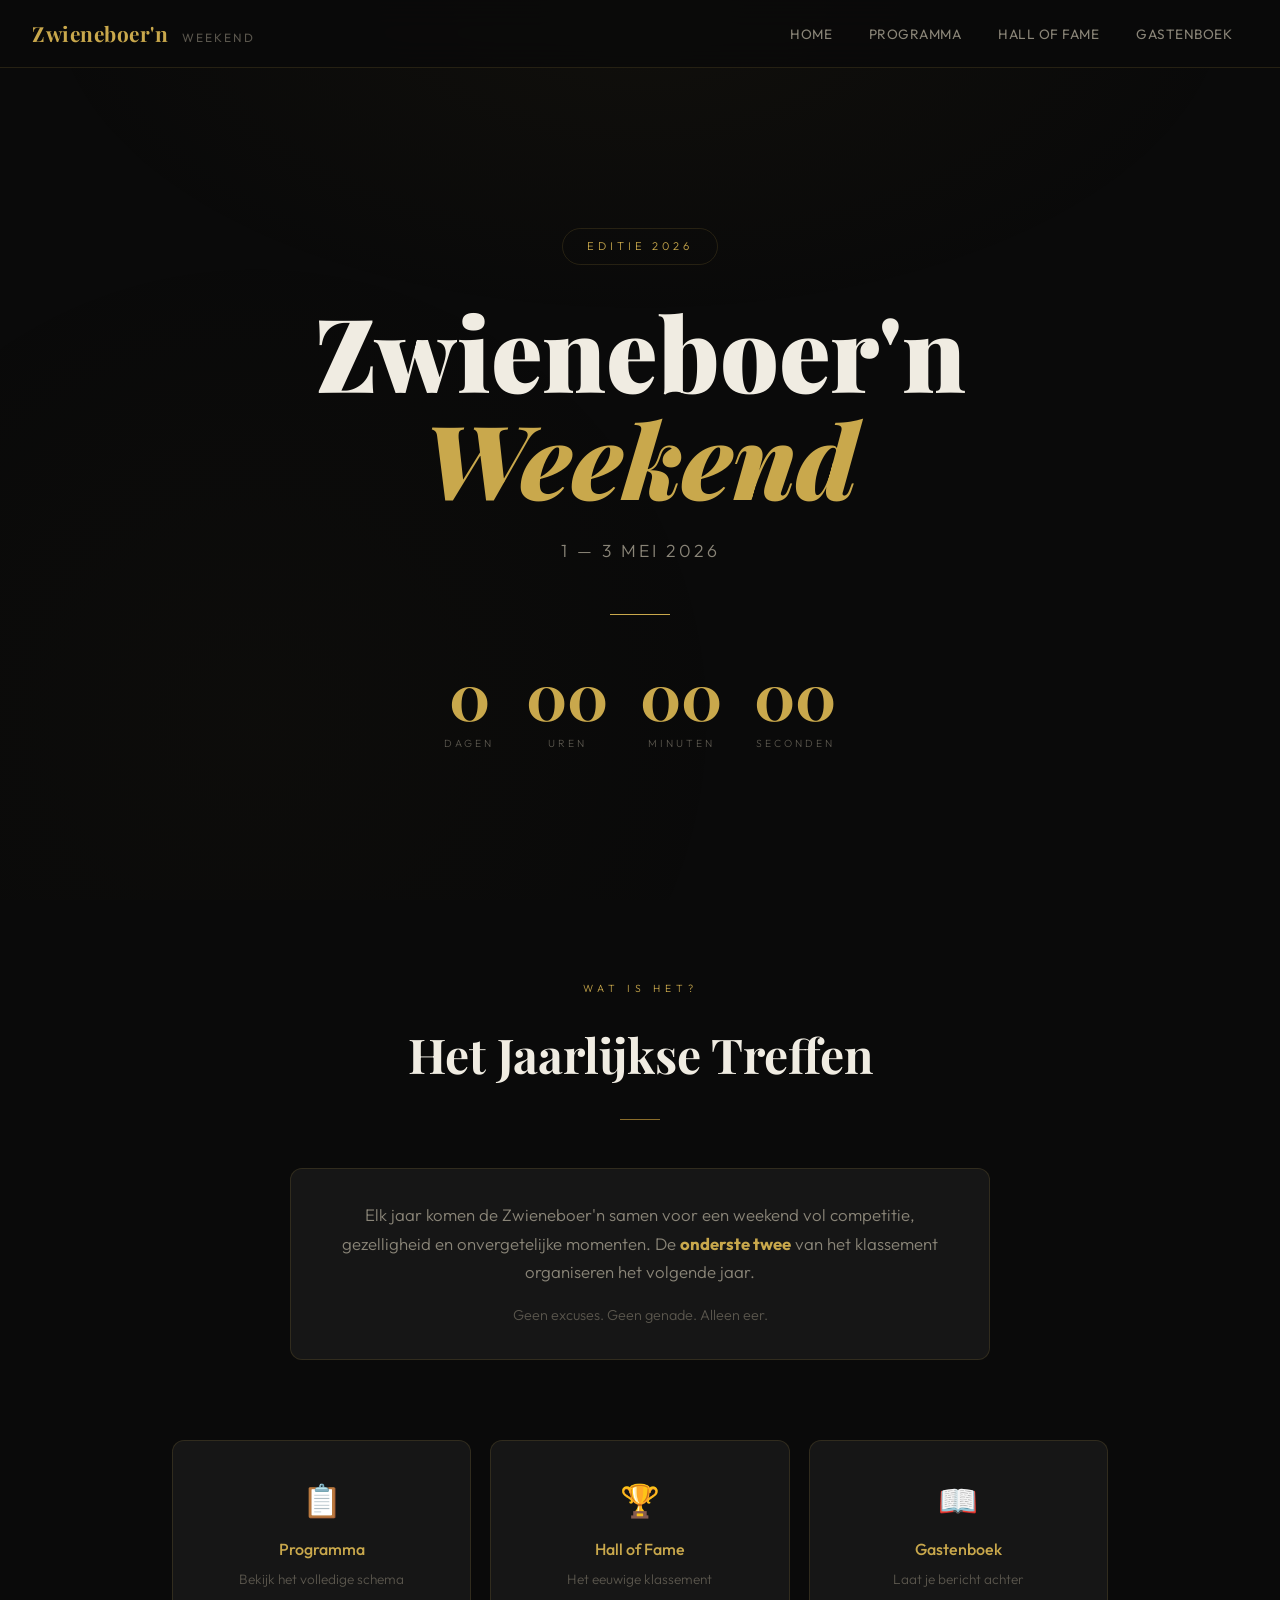
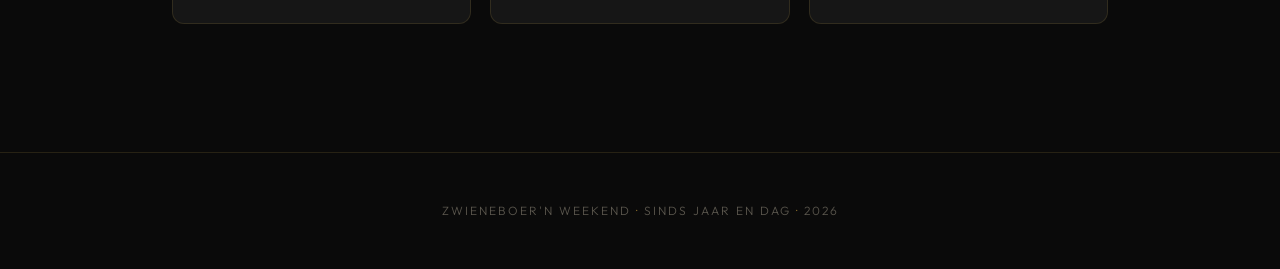
<file: index.html>
<!DOCTYPE html>
<html lang="nl">
<head>
  <meta charset="UTF-8">
  <meta name="viewport" content="width=device-width, initial-scale=1.0">
  <title>Zwieneboer'n Weekend 2026</title>
  <link rel="stylesheet" href="/css/style.css">
  <meta name="description" content="Zwieneboer'n Weekend – 1 t/m 3 mei 2026">
</head>
<body>

  <!-- ═══ NAVIGATION ═══ -->
  <nav class="nav">
    <a href="/" class="nav-logo">Zwieneboer'n <span>Weekend</span></a>
    <button class="nav-toggle" aria-label="Menu" aria-expanded="false">
      <span></span><span></span><span></span>
    </button>
    <ul class="nav-links">
      <li><a href="/">Home</a></li>
      <li><a href="/programma/">Programma</a></li>
      <li><a href="/halloffame/">Hall of Fame</a></li>
      <li><a href="/gastenboek/">Gastenboek</a></li>
    </ul>
  </nav>

  <!-- ═══ MAIN ═══ -->
  <main class="page">

    <!-- HERO -->
    <section class="hero">
      <div class="hero-badge">Editie 2026</div>
      <h1>Zwieneboer'n<br><em>Weekend</em></h1>
      <p class="hero-date">1 — 3 Mei 2026</p>
      <div class="hero-line"></div>

      <div class="countdown">
        <div class="countdown-item">
          <div class="countdown-num" id="cd-days">--</div>
          <div class="countdown-label">Dagen</div>
        </div>
        <div class="countdown-item">
          <div class="countdown-num" id="cd-hours">--</div>
          <div class="countdown-label">Uren</div>
        </div>
        <div class="countdown-item">
          <div class="countdown-num" id="cd-mins">--</div>
          <div class="countdown-label">Minuten</div>
        </div>
        <div class="countdown-item">
          <div class="countdown-num" id="cd-secs">--</div>
          <div class="countdown-label">Seconden</div>
        </div>
      </div>
    </section>

    <!-- INTRO -->
    <section class="section">
      <div class="section-header fade-in">
        <span class="section-label">Wat is het?</span>
        <h2 class="section-title">Het Jaarlijkse Treffen</h2>
        <div class="section-divider"></div>
      </div>

      <div class="card fade-in" style="text-align: center; max-width: 700px; margin: 0 auto;">
        <p style="font-size: 1.05rem; color: var(--text-secondary); margin-bottom: 1rem;">
          Elk jaar komen de Zwieneboer'n samen voor een weekend vol competitie, 
          gezelligheid en onvergetelijke momenten. De <strong style="color: var(--gold);">onderste twee</strong> 
          van het klassement organiseren het volgende jaar.
        </p>
        <p style="font-size: 0.9rem; color: var(--text-muted);">
          Geen excuses. Geen genade. Alleen eer.
        </p>
      </div>
    </section>

    <!-- QUICK LINKS -->
    <section class="section" style="padding-top: 0;">
      <div style="display: grid; grid-template-columns: repeat(auto-fit, minmax(250px, 1fr)); gap: 1.2rem;">
        <a href="/programma/" class="card fade-in" style="text-decoration: none; text-align: center;">
          <div style="font-size: 2rem; margin-bottom: 0.5rem;">📋</div>
          <div style="font-weight: 500; color: var(--gold); margin-bottom: 0.3rem;">Programma</div>
          <div style="font-size: 0.85rem; color: var(--text-muted);">Bekijk het volledige schema</div>
        </a>
        <a href="/halloffame/" class="card fade-in" style="text-decoration: none; text-align: center;">
          <div style="font-size: 2rem; margin-bottom: 0.5rem;">🏆</div>
          <div style="font-weight: 500; color: var(--gold); margin-bottom: 0.3rem;">Hall of Fame</div>
          <div style="font-size: 0.85rem; color: var(--text-muted);">Het eeuwige klassement</div>
        </a>
        <a href="/gastenboek/" class="card fade-in" style="text-decoration: none; text-align: center;">
          <div style="font-size: 2rem; margin-bottom: 0.5rem;">📖</div>
          <div style="font-weight: 500; color: var(--gold); margin-bottom: 0.3rem;">Gastenboek</div>
          <div style="font-size: 0.85rem; color: var(--text-muted);">Laat je bericht achter</div>
        </a>
      </div>
    </section>

  </main>

  <!-- ═══ FOOTER ═══ -->
  <footer class="footer">
    <p>Zwieneboer'n Weekend <span class="gold">·</span> Sinds jaar en dag <span class="gold">·</span> 2026</p>
  </footer>

  <script src="/js/main.js"></script>
</body>
</html>
</file>
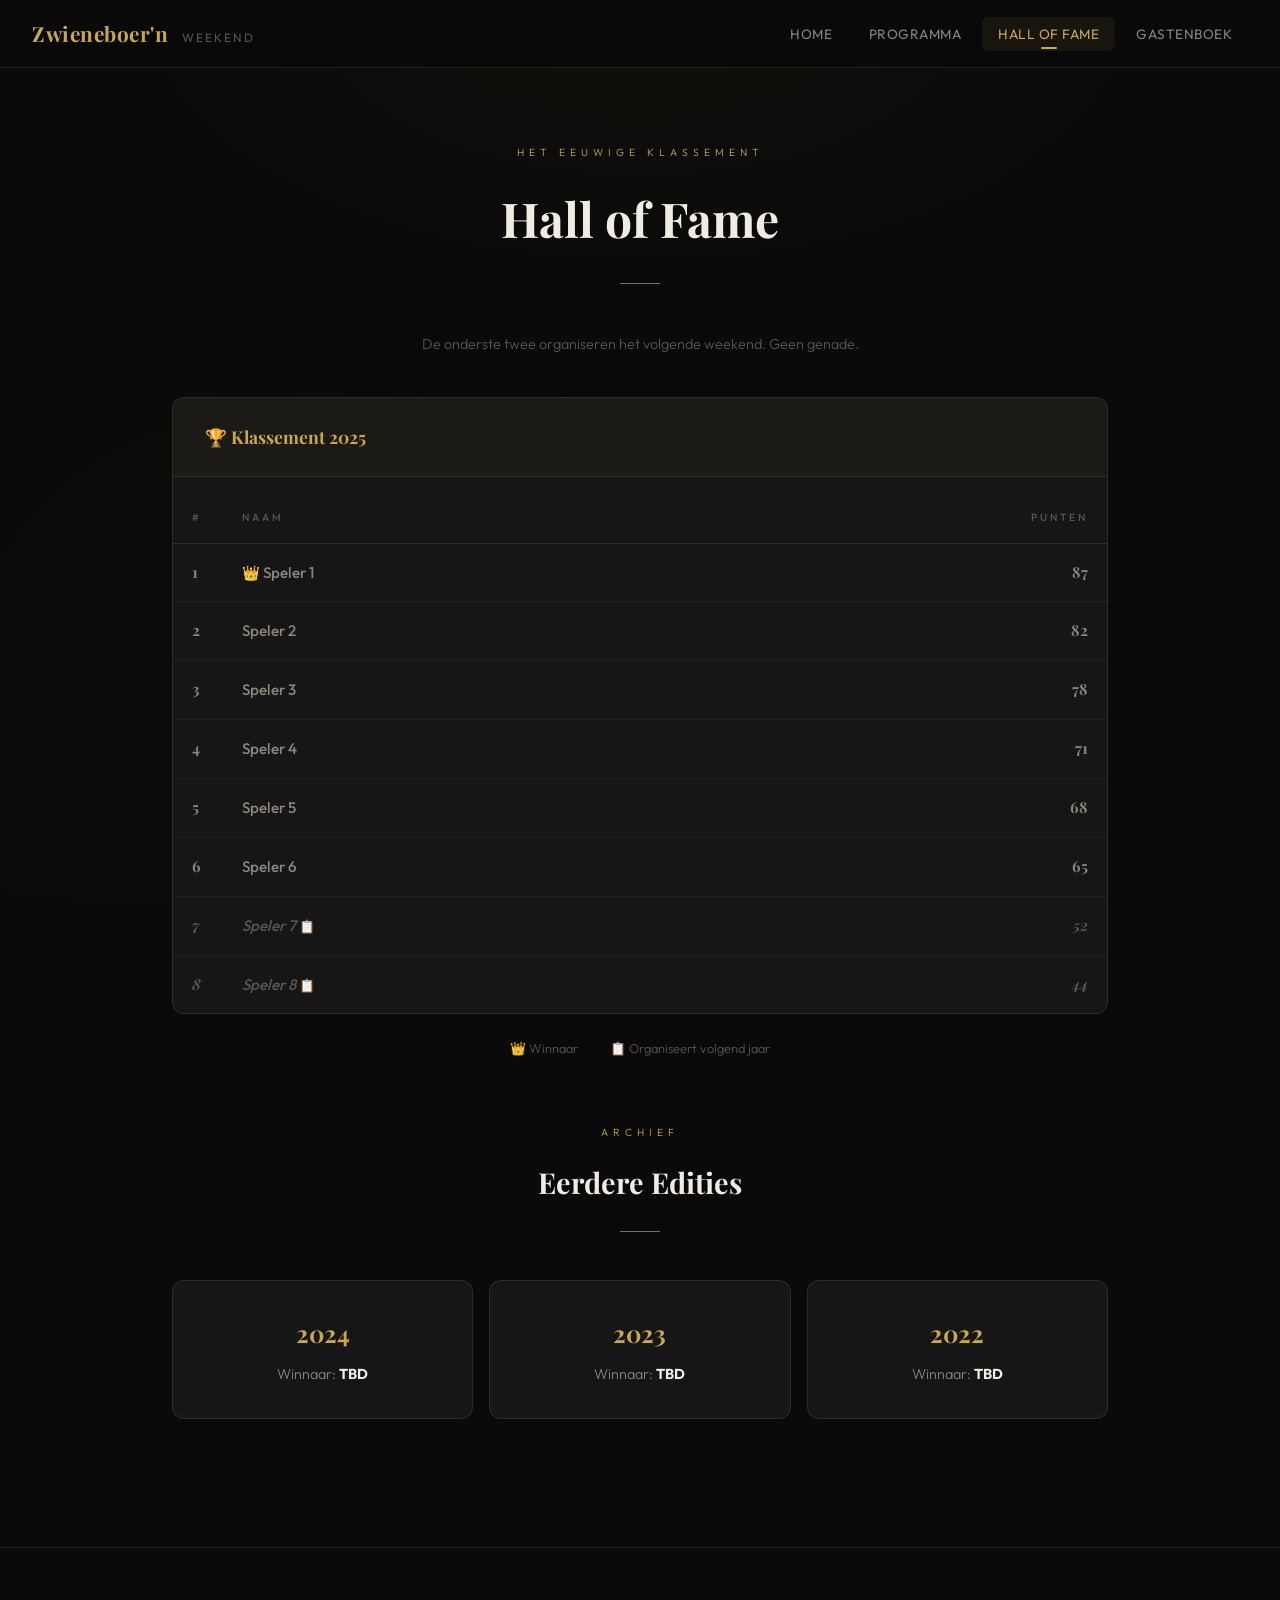
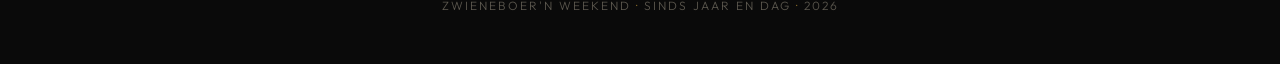
<file: halloffame/index.html>
<!DOCTYPE html>
<html lang="nl">
<head>
  <meta charset="UTF-8">
  <meta name="viewport" content="width=device-width, initial-scale=1.0">
  <title>Hall of Fame – Zwieneboer'n Weekend 2026</title>
  <link rel="stylesheet" href="/css/style.css">
</head>
<body>

  <!-- ═══ NAVIGATION ═══ -->
  <nav class="nav">
    <a href="/" class="nav-logo">Zwieneboer'n <span>Weekend</span></a>
    <button class="nav-toggle" aria-label="Menu" aria-expanded="false">
      <span></span><span></span><span></span>
    </button>
    <ul class="nav-links">
      <li><a href="/">Home</a></li>
      <li><a href="/programma/">Programma</a></li>
      <li><a href="/halloffame/">Hall of Fame</a></li>
      <li><a href="/gastenboek/">Gastenboek</a></li>
    </ul>
  </nav>

  <!-- ═══ MAIN ═══ -->
  <main class="page">
    <section class="section" style="padding-top: 4rem;">
      <div class="section-header">
        <span class="section-label">Het Eeuwige Klassement</span>
        <h2 class="section-title">Hall of Fame</h2>
        <div class="section-divider"></div>
      </div>

      <p style="text-align: center; color: var(--text-muted); font-size: 0.9rem; margin-bottom: 2.5rem;">
        De onderste twee organiseren het volgende weekend. Geen genade.
      </p>

      <!-- SCOREBOARD CARD -->
      <div class="card fade-in" style="padding: 0; overflow: hidden;">
        <div style="padding: 1.5rem 2rem; border-bottom: 1px solid var(--border); background: rgba(201,168,76,0.03);">
          <span style="font-family: 'Playfair Display', serif; font-size: 1.1rem; font-weight: 700; color: var(--gold);">
            🏆 Klassement 2025
          </span>
        </div>
        <table class="hof-table">
          <thead>
            <tr>
              <th>#</th>
              <th>Naam</th>
              <th>Punten</th>
            </tr>
          </thead>
          <tbody>
            <tr>
              <td class="hof-rank">1</td>
              <td class="hof-name hof-crown">Speler 1</td>
              <td class="hof-score">87</td>
            </tr>
            <tr>
              <td class="hof-rank">2</td>
              <td class="hof-name">Speler 2</td>
              <td class="hof-score">82</td>
            </tr>
            <tr>
              <td class="hof-rank">3</td>
              <td class="hof-name">Speler 3</td>
              <td class="hof-score">78</td>
            </tr>
            <tr>
              <td class="hof-rank">4</td>
              <td class="hof-name">Speler 4</td>
              <td class="hof-score">71</td>
            </tr>
            <tr>
              <td class="hof-rank">5</td>
              <td class="hof-name">Speler 5</td>
              <td class="hof-score">68</td>
            </tr>
            <tr>
              <td class="hof-rank">6</td>
              <td class="hof-name">Speler 6</td>
              <td class="hof-score">65</td>
            </tr>
            <!-- BOTTOM TWO: must organize next year -->
            <tr class="hof-bottom-two">
              <td class="hof-rank">7</td>
              <td class="hof-name">Speler 7</td>
              <td class="hof-score">52</td>
            </tr>
            <tr class="hof-bottom-two">
              <td class="hof-rank">8</td>
              <td class="hof-name">Speler 8</td>
              <td class="hof-score">44</td>
            </tr>
          </tbody>
        </table>
      </div>

      <!-- LEGEND -->
      <div style="display: flex; gap: 2rem; justify-content: center; margin-top: 1.5rem; flex-wrap: wrap;" class="fade-in">
        <div style="display: flex; align-items: center; gap: 0.5rem; font-size: 0.8rem; color: var(--text-muted);">
          👑 Winnaar
        </div>
        <div style="display: flex; align-items: center; gap: 0.5rem; font-size: 0.8rem; color: var(--text-muted);">
          📋 Organiseert volgend jaar
        </div>
      </div>

      <!-- PREVIOUS YEARS -->
      <div style="margin-top: 4rem;">
        <div class="section-header fade-in">
          <span class="section-label">Archief</span>
          <h2 class="section-title" style="font-size: 1.8rem;">Eerdere Edities</h2>
          <div class="section-divider"></div>
        </div>

        <div style="display: grid; grid-template-columns: repeat(auto-fit, minmax(200px, 1fr)); gap: 1rem; margin-top: 2rem;">
          <div class="card fade-in" style="text-align: center;">
            <div style="font-family: 'Playfair Display', serif; font-size: 1.5rem; font-weight: 700; color: var(--gold);">2024</div>
            <div style="color: var(--text-secondary); margin-top: 0.5rem; font-size: 0.9rem;">Winnaar: <strong style="color: var(--text-primary);">TBD</strong></div>
          </div>
          <div class="card fade-in" style="text-align: center;">
            <div style="font-family: 'Playfair Display', serif; font-size: 1.5rem; font-weight: 700; color: var(--gold);">2023</div>
            <div style="color: var(--text-secondary); margin-top: 0.5rem; font-size: 0.9rem;">Winnaar: <strong style="color: var(--text-primary);">TBD</strong></div>
          </div>
          <div class="card fade-in" style="text-align: center;">
            <div style="font-family: 'Playfair Display', serif; font-size: 1.5rem; font-weight: 700; color: var(--gold);">2022</div>
            <div style="color: var(--text-secondary); margin-top: 0.5rem; font-size: 0.9rem;">Winnaar: <strong style="color: var(--text-primary);">TBD</strong></div>
          </div>
        </div>
      </div>

    </section>
  </main>

  <footer class="footer">
    <p>Zwieneboer'n Weekend <span class="gold">·</span> Sinds jaar en dag <span class="gold">·</span> 2026</p>
  </footer>

  <script src="/js/main.js"></script>
</body>
</html>
</file>
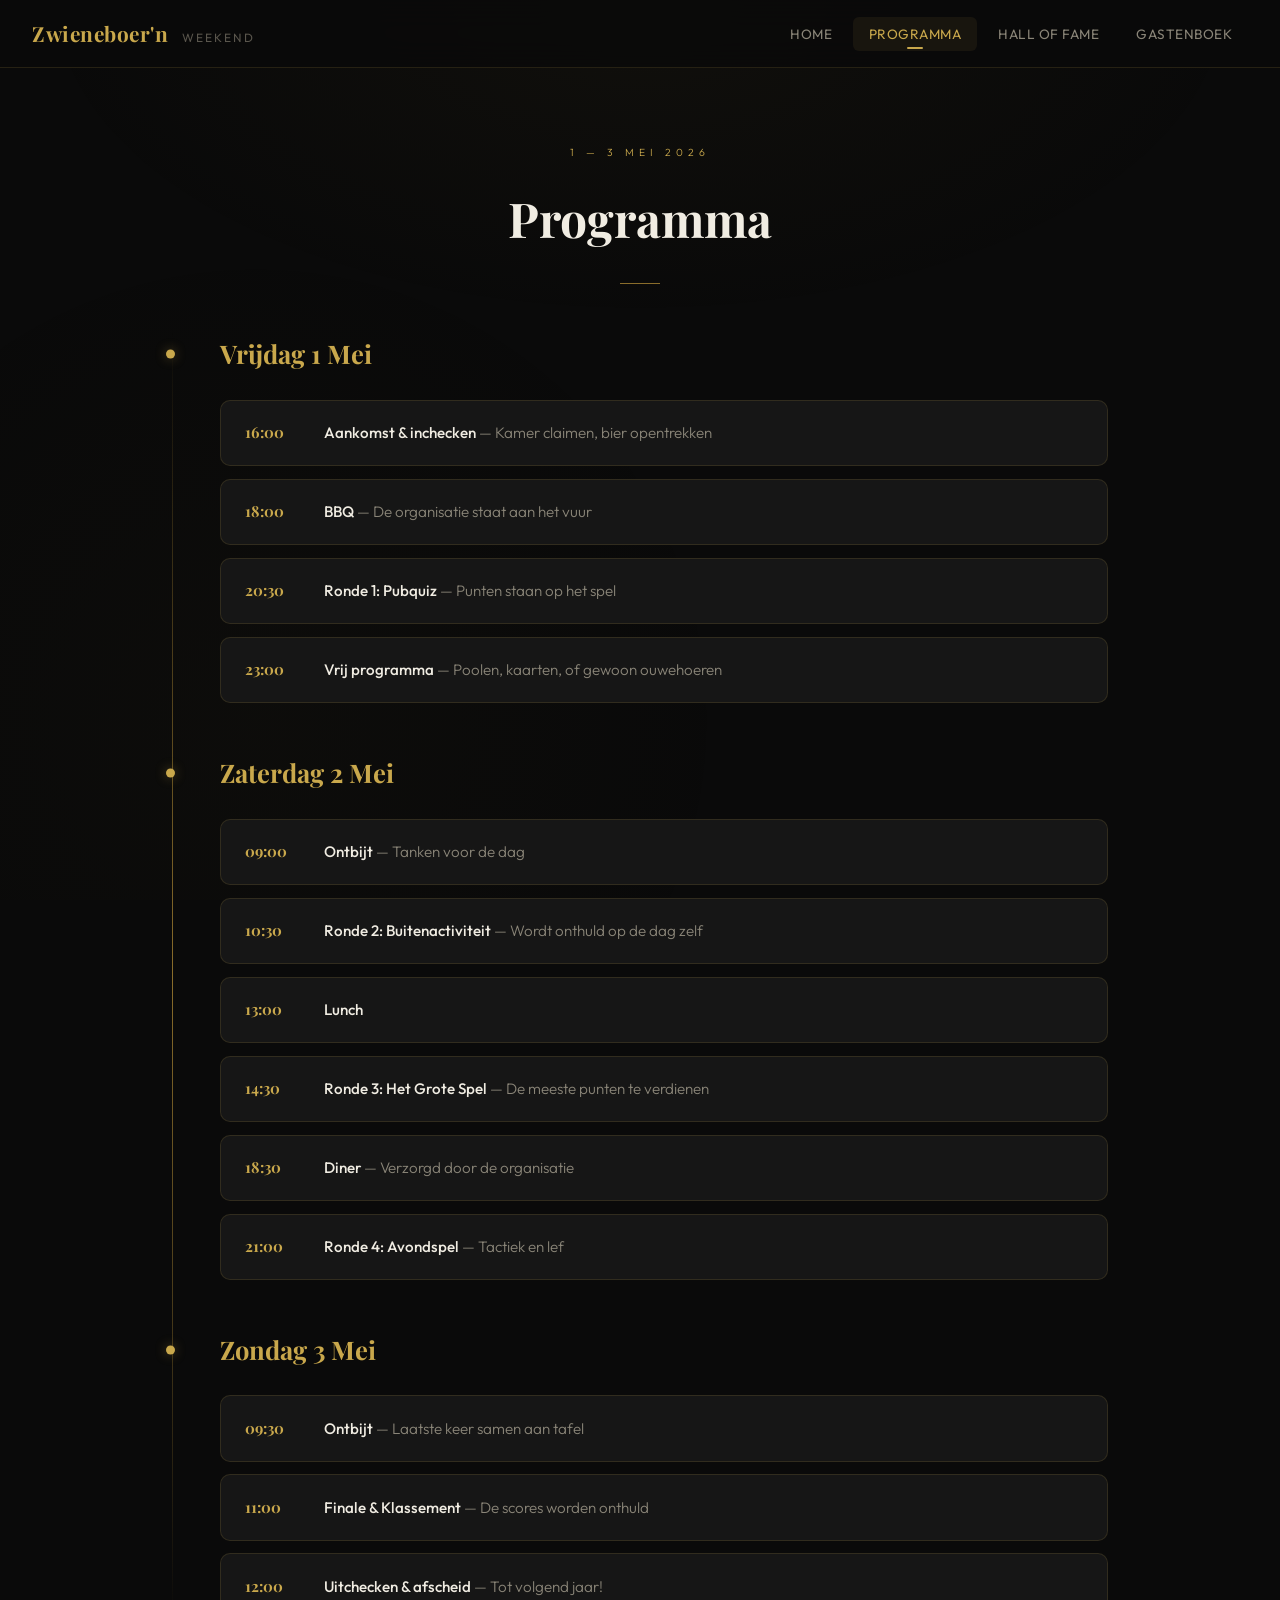
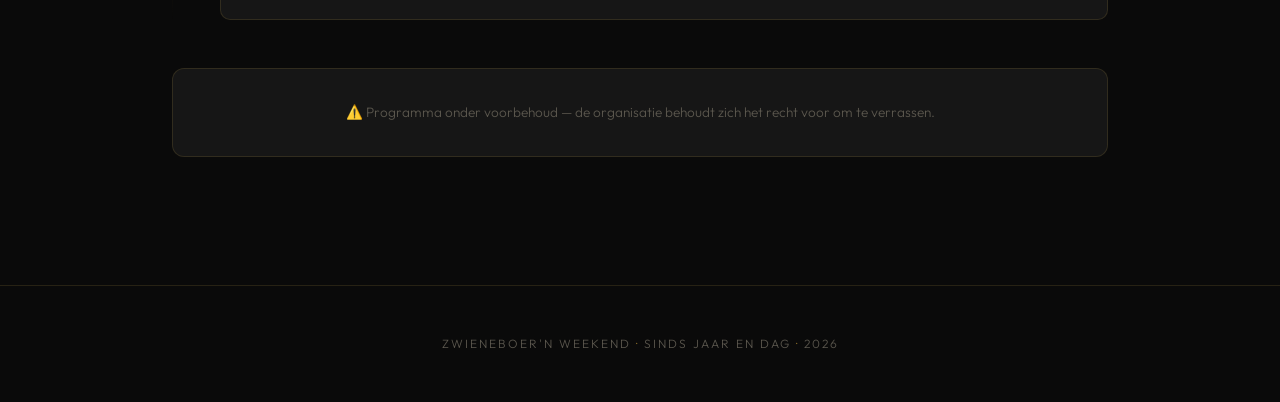
<file: programma/index.html>
<!DOCTYPE html>
<html lang="nl">
<head>
  <meta charset="UTF-8">
  <meta name="viewport" content="width=device-width, initial-scale=1.0">
  <title>Programma – Zwieneboer'n Weekend 2026</title>
  <link rel="stylesheet" href="/css/style.css">
</head>
<body>

  <!-- ═══ NAVIGATION ═══ -->
  <nav class="nav">
    <a href="/" class="nav-logo">Zwieneboer'n <span>Weekend</span></a>
    <button class="nav-toggle" aria-label="Menu" aria-expanded="false">
      <span></span><span></span><span></span>
    </button>
    <ul class="nav-links">
      <li><a href="/">Home</a></li>
      <li><a href="/programma/">Programma</a></li>
      <li><a href="/halloffame/">Hall of Fame</a></li>
      <li><a href="/gastenboek/">Gastenboek</a></li>
    </ul>
  </nav>

  <!-- ═══ MAIN ═══ -->
  <main class="page">
    <section class="section" style="padding-top: 4rem;">
      <div class="section-header">
        <span class="section-label">1 — 3 Mei 2026</span>
        <h2 class="section-title">Programma</h2>
        <div class="section-divider"></div>
      </div>

      <div class="timeline fade-in">

        <!-- VRIJDAG -->
        <div class="timeline-day">
          <h3 class="timeline-day-title">Vrijdag 1 Mei</h3>
          <div class="timeline-event">
            <span class="timeline-time">16:00</span>
            <span class="timeline-desc"><strong>Aankomst & inchecken</strong> — Kamer claimen, bier opentrekken</span>
          </div>
          <div class="timeline-event">
            <span class="timeline-time">18:00</span>
            <span class="timeline-desc"><strong>BBQ</strong> — De organisatie staat aan het vuur</span>
          </div>
          <div class="timeline-event">
            <span class="timeline-time">20:30</span>
            <span class="timeline-desc"><strong>Ronde 1: Pubquiz</strong> — Punten staan op het spel</span>
          </div>
          <div class="timeline-event">
            <span class="timeline-time">23:00</span>
            <span class="timeline-desc"><strong>Vrij programma</strong> — Poolen, kaarten, of gewoon ouwehoeren</span>
          </div>
        </div>

        <!-- ZATERDAG -->
        <div class="timeline-day">
          <h3 class="timeline-day-title">Zaterdag 2 Mei</h3>
          <div class="timeline-event">
            <span class="timeline-time">09:00</span>
            <span class="timeline-desc"><strong>Ontbijt</strong> — Tanken voor de dag</span>
          </div>
          <div class="timeline-event">
            <span class="timeline-time">10:30</span>
            <span class="timeline-desc"><strong>Ronde 2: Buitenactiviteit</strong> — Wordt onthuld op de dag zelf</span>
          </div>
          <div class="timeline-event">
            <span class="timeline-time">13:00</span>
            <span class="timeline-desc"><strong>Lunch</strong></span>
          </div>
          <div class="timeline-event">
            <span class="timeline-time">14:30</span>
            <span class="timeline-desc"><strong>Ronde 3: Het Grote Spel</strong> — De meeste punten te verdienen</span>
          </div>
          <div class="timeline-event">
            <span class="timeline-time">18:30</span>
            <span class="timeline-desc"><strong>Diner</strong> — Verzorgd door de organisatie</span>
          </div>
          <div class="timeline-event">
            <span class="timeline-time">21:00</span>
            <span class="timeline-desc"><strong>Ronde 4: Avondspel</strong> — Tactiek en lef</span>
          </div>
        </div>

        <!-- ZONDAG -->
        <div class="timeline-day">
          <h3 class="timeline-day-title">Zondag 3 Mei</h3>
          <div class="timeline-event">
            <span class="timeline-time">09:30</span>
            <span class="timeline-desc"><strong>Ontbijt</strong> — Laatste keer samen aan tafel</span>
          </div>
          <div class="timeline-event">
            <span class="timeline-time">11:00</span>
            <span class="timeline-desc"><strong>Finale & Klassement</strong> — De scores worden onthuld</span>
          </div>
          <div class="timeline-event">
            <span class="timeline-time">12:00</span>
            <span class="timeline-desc"><strong>Uitchecken & afscheid</strong> — Tot volgend jaar!</span>
          </div>
        </div>

      </div>

      <div class="card fade-in" style="text-align: center; margin-top: 2rem;">
        <p style="color: var(--text-muted); font-size: 0.85rem;">
          ⚠️ Programma onder voorbehoud — de organisatie behoudt zich het recht voor om te verrassen.
        </p>
      </div>

    </section>
  </main>

  <footer class="footer">
    <p>Zwieneboer'n Weekend <span class="gold">·</span> Sinds jaar en dag <span class="gold">·</span> 2026</p>
  </footer>

  <script src="/js/main.js"></script>
</body>
</html>
</file>
<file: css/style.css>
@import url('https://fonts.googleapis.com/css2?family=Playfair+Display:ital,wght@0,400;0,700;0,900;1,400&family=Outfit:wght@300;400;500;600;700&display=swap');

:root {
  --gold: #c9a84c;
  --gold-light: #e2c97e;
  --gold-dark: #8a6d2b;
  --bg-primary: #0a0a0a;
  --bg-secondary: #111111;
  --bg-card: #161616;
  --bg-card-hover: #1c1c1c;
  --text-primary: #f0ece2;
  --text-secondary: #8a8578;
  --text-muted: #5a564d;
  --border: rgba(201, 168, 76, 0.15);
  --border-hover: rgba(201, 168, 76, 0.35);
  --glow: rgba(201, 168, 76, 0.08);
}

*, *::before, *::after {
  margin: 0; padding: 0; box-sizing: border-box;
}

html { scroll-behavior: smooth; }

body {
  font-family: 'Outfit', sans-serif;
  background: var(--bg-primary);
  color: var(--text-primary);
  min-height: 100vh;
  overflow-x: hidden;
  font-weight: 300;
  line-height: 1.7;
}

/* ═══════════ BACKGROUND TEXTURE ═══════════ */
body::before {
  content: '';
  position: fixed;
  inset: 0;
  background:
    radial-gradient(ellipse 80% 60% at 50% 0%, rgba(201,168,76,0.04) 0%, transparent 60%),
    radial-gradient(circle at 20% 80%, rgba(201,168,76,0.02) 0%, transparent 40%);
  pointer-events: none;
  z-index: 0;
}

/* ═══════════ NAVIGATION ═══════════ */
.nav {
  position: fixed;
  top: 0; left: 0; right: 0;
  z-index: 1000;
  padding: 1rem 2rem;
  display: flex;
  justify-content: space-between;
  align-items: center;
  background: rgba(10,10,10,0.85);
  backdrop-filter: blur(20px);
  border-bottom: 1px solid var(--border);
  transition: all 0.4s ease;
}

.nav.scrolled {
  padding: 0.6rem 2rem;
  background: rgba(10,10,10,0.95);
}

.nav-logo {
  font-family: 'Playfair Display', serif;
  font-size: 1.3rem;
  font-weight: 700;
  color: var(--gold);
  text-decoration: none;
  letter-spacing: 0.5px;
}

.nav-logo span {
  color: var(--text-muted);
  font-weight: 400;
  font-size: 0.75rem;
  margin-left: 0.5rem;
  font-family: 'Outfit', sans-serif;
  letter-spacing: 2px;
  text-transform: uppercase;
}

.nav-links {
  display: flex;
  gap: 0.3rem;
  list-style: none;
}

.nav-links a {
  color: var(--text-secondary);
  text-decoration: none;
  font-size: 0.85rem;
  font-weight: 400;
  padding: 0.5rem 1rem;
  border-radius: 6px;
  transition: all 0.3s ease;
  letter-spacing: 0.5px;
  text-transform: uppercase;
  position: relative;
}

.nav-links a:hover,
.nav-links a.active {
  color: var(--gold);
  background: var(--glow);
}

.nav-links a.active::after {
  content: '';
  position: absolute;
  bottom: 2px;
  left: 50%;
  transform: translateX(-50%);
  width: 16px;
  height: 2px;
  background: var(--gold);
  border-radius: 1px;
}

/* Mobile hamburger */
.nav-toggle {
  display: none;
  flex-direction: column;
  gap: 5px;
  background: none;
  border: none;
  cursor: pointer;
  padding: 4px;
}

.nav-toggle span {
  display: block;
  width: 24px;
  height: 2px;
  background: var(--gold);
  border-radius: 2px;
  transition: all 0.3s ease;
}

@media (max-width: 768px) {
  .nav-toggle { display: flex; }
  
  .nav-links {
    position: fixed;
    top: 0; right: -100%;
    width: 70%;
    max-width: 300px;
    height: 100vh;
    background: var(--bg-secondary);
    flex-direction: column;
    padding: 5rem 2rem 2rem;
    gap: 0.5rem;
    transition: right 0.4s ease;
    border-left: 1px solid var(--border);
  }
  
  .nav-links.open { right: 0; }
  
  .nav-links a {
    font-size: 1rem;
    padding: 0.8rem 1rem;
  }
}

/* ═══════════ PAGE WRAPPER ═══════════ */
.page {
  position: relative;
  z-index: 1;
  padding-top: 80px;
}

/* ═══════════ HERO SECTION ═══════════ */
.hero {
  min-height: calc(100vh - 80px);
  display: flex;
  flex-direction: column;
  justify-content: center;
  align-items: center;
  text-align: center;
  padding: 4rem 2rem;
  position: relative;
}

.hero-badge {
  display: inline-block;
  font-size: 0.7rem;
  letter-spacing: 4px;
  text-transform: uppercase;
  color: var(--gold);
  border: 1px solid var(--border);
  padding: 0.5rem 1.5rem;
  border-radius: 50px;
  margin-bottom: 2rem;
  animation: fadeDown 0.8s ease 0.2s both;
}

.hero h1 {
  font-family: 'Playfair Display', serif;
  font-size: clamp(3rem, 8vw, 6.5rem);
  font-weight: 900;
  line-height: 1.05;
  color: var(--text-primary);
  margin-bottom: 1.5rem;
  animation: fadeDown 0.8s ease 0.4s both;
}

.hero h1 em {
  font-style: italic;
  color: var(--gold);
}

.hero-date {
  font-size: 1.1rem;
  color: var(--text-secondary);
  letter-spacing: 3px;
  text-transform: uppercase;
  margin-bottom: 3rem;
  animation: fadeDown 0.8s ease 0.6s both;
}

.hero-line {
  width: 60px;
  height: 1px;
  background: var(--gold);
  margin-bottom: 3rem;
  animation: fadeDown 0.8s ease 0.7s both;
}

/* ═══════════ COUNTDOWN ═══════════ */
.countdown {
  display: flex;
  gap: 2rem;
  animation: fadeDown 0.8s ease 0.8s both;
}

.countdown-item {
  text-align: center;
}

.countdown-num {
  font-family: 'Playfair Display', serif;
  font-size: clamp(2.5rem, 5vw, 4rem);
  font-weight: 700;
  color: var(--gold);
  line-height: 1;
}

.countdown-label {
  font-size: 0.65rem;
  letter-spacing: 3px;
  text-transform: uppercase;
  color: var(--text-muted);
  margin-top: 0.5rem;
}

/* ═══════════ SECTIONS ═══════════ */
.section {
  padding: 5rem 2rem;
  max-width: 1000px;
  margin: 0 auto;
}

.section-header {
  text-align: center;
  margin-bottom: 3rem;
}

.section-label {
  font-size: 0.65rem;
  letter-spacing: 5px;
  text-transform: uppercase;
  color: var(--gold);
  margin-bottom: 1rem;
  display: block;
}

.section-title {
  font-family: 'Playfair Display', serif;
  font-size: clamp(2rem, 4vw, 3rem);
  font-weight: 700;
  color: var(--text-primary);
}

.section-divider {
  width: 40px;
  height: 1px;
  background: var(--gold-dark);
  margin: 1.5rem auto 0;
}

/* ═══════════ CARDS ═══════════ */
.card {
  background: var(--bg-card);
  border: 1px solid var(--border);
  border-radius: 12px;
  padding: 2rem;
  transition: all 0.4s ease;
}

.card:hover {
  background: var(--bg-card-hover);
  border-color: var(--border-hover);
  transform: translateY(-2px);
}

/* ═══════════ HALL OF FAME TABLE ═══════════ */
.hof-table {
  width: 100%;
  border-collapse: collapse;
  margin-top: 1rem;
}

.hof-table th {
  font-size: 0.65rem;
  letter-spacing: 3px;
  text-transform: uppercase;
  color: var(--text-muted);
  padding: 1rem 1.2rem;
  text-align: left;
  border-bottom: 1px solid var(--border);
  font-weight: 500;
}

.hof-table th:last-child,
.hof-table td:last-child {
  text-align: right;
}

.hof-table td {
  padding: 1rem 1.2rem;
  border-bottom: 1px solid rgba(201,168,76,0.06);
  font-size: 0.95rem;
  color: var(--text-secondary);
  vertical-align: middle;
}

.hof-table tr:last-child td { border-bottom: none; }

.hof-table tr:hover td { color: var(--text-primary); }

.hof-rank {
  font-family: 'Playfair Display', serif;
  font-weight: 700;
  color: var(--gold);
  font-size: 1.1rem;
  width: 50px;
}

.hof-name {
  font-weight: 500;
  color: var(--text-primary);
}

.hof-score {
  font-family: 'Playfair Display', serif;
  font-weight: 700;
  font-size: 1.1rem;
  color: var(--gold-light);
}

.hof-bottom-two td {
  color: var(--text-muted) !important;
  font-style: italic;
}

.hof-bottom-two .hof-name::after {
  content: ' 📋';
  font-style: normal;
  font-size: 0.8rem;
}

.hof-crown::before {
  content: '👑 ';
  font-size: 0.9rem;
}

/* ═══════════ PROGRAM TIMELINE ═══════════ */
.timeline {
  position: relative;
  padding-left: 3rem;
}

.timeline::before {
  content: '';
  position: absolute;
  left: 0;
  top: 0;
  bottom: 0;
  width: 1px;
  background: linear-gradient(to bottom, transparent, var(--gold-dark), transparent);
}

.timeline-day {
  margin-bottom: 3rem;
}

.timeline-day-title {
  font-family: 'Playfair Display', serif;
  font-size: 1.6rem;
  font-weight: 700;
  color: var(--gold);
  margin-bottom: 1.5rem;
  position: relative;
}

.timeline-day-title::before {
  content: '';
  position: absolute;
  left: -3.35rem;
  top: 50%;
  transform: translateY(-50%);
  width: 9px;
  height: 9px;
  background: var(--gold);
  border-radius: 50%;
  box-shadow: 0 0 12px rgba(201,168,76,0.4);
}

.timeline-event {
  background: var(--bg-card);
  border: 1px solid var(--border);
  border-radius: 10px;
  padding: 1.2rem 1.5rem;
  margin-bottom: 0.8rem;
  display: flex;
  gap: 1.2rem;
  align-items: baseline;
  transition: all 0.3s ease;
}

.timeline-event:hover {
  border-color: var(--border-hover);
  background: var(--bg-card-hover);
}

.timeline-time {
  font-family: 'Playfair Display', serif;
  font-weight: 700;
  color: var(--gold);
  font-size: 0.95rem;
  min-width: 60px;
  white-space: nowrap;
}

.timeline-desc {
  color: var(--text-secondary);
  font-size: 0.95rem;
}

.timeline-desc strong {
  color: var(--text-primary);
  font-weight: 500;
}

/* ═══════════ GUESTBOOK ═══════════ */
.guestbook-form {
  display: flex;
  flex-direction: column;
  gap: 1rem;
  margin-bottom: 3rem;
}

.guestbook-form input,
.guestbook-form textarea {
  background: var(--bg-card);
  border: 1px solid var(--border);
  border-radius: 8px;
  padding: 0.9rem 1.2rem;
  color: var(--text-primary);
  font-family: 'Outfit', sans-serif;
  font-size: 0.95rem;
  font-weight: 300;
  outline: none;
  transition: border-color 0.3s ease;
  width: 100%;
}

.guestbook-form input:focus,
.guestbook-form textarea:focus {
  border-color: var(--gold);
}

.guestbook-form textarea {
  min-height: 120px;
  resize: vertical;
}

.guestbook-form input::placeholder,
.guestbook-form textarea::placeholder {
  color: var(--text-muted);
}

.btn {
  display: inline-flex;
  align-items: center;
  justify-content: center;
  gap: 0.5rem;
  background: linear-gradient(135deg, var(--gold-dark), var(--gold));
  color: var(--bg-primary);
  font-family: 'Outfit', sans-serif;
  font-size: 0.8rem;
  font-weight: 600;
  letter-spacing: 2px;
  text-transform: uppercase;
  padding: 0.9rem 2rem;
  border: none;
  border-radius: 8px;
  cursor: pointer;
  transition: all 0.3s ease;
}

.btn:hover {
  transform: translateY(-1px);
  box-shadow: 0 4px 20px rgba(201,168,76,0.25);
}

.guestbook-entries {
  display: flex;
  flex-direction: column;
  gap: 1rem;
}

.gb-entry {
  background: var(--bg-card);
  border: 1px solid var(--border);
  border-radius: 10px;
  padding: 1.5rem;
}

.gb-entry-header {
  display: flex;
  justify-content: space-between;
  align-items: center;
  margin-bottom: 0.8rem;
}

.gb-entry-name {
  font-weight: 500;
  color: var(--gold);
}

.gb-entry-date {
  font-size: 0.75rem;
  color: var(--text-muted);
}

.gb-entry-msg {
  color: var(--text-secondary);
  font-size: 0.95rem;
  line-height: 1.6;
}

/* ═══════════ FOOTER ═══════════ */
.footer {
  text-align: center;
  padding: 3rem 2rem;
  border-top: 1px solid var(--border);
  margin-top: 3rem;
}

.footer p {
  font-size: 0.75rem;
  color: var(--text-muted);
  letter-spacing: 2px;
  text-transform: uppercase;
}

.footer .gold { color: var(--gold-dark); }

/* ═══════════ ANIMATIONS ═══════════ */
@keyframes fadeDown {
  from { opacity: 0; transform: translateY(-20px); }
  to { opacity: 1; transform: translateY(0); }
}

@keyframes fadeUp {
  from { opacity: 0; transform: translateY(20px); }
  to { opacity: 1; transform: translateY(0); }
}

.fade-in {
  opacity: 0;
  transform: translateY(20px);
  transition: all 0.6s ease;
}

.fade-in.visible {
  opacity: 1;
  transform: translateY(0);
}

/* ═══════════ RESPONSIVE ═══════════ */
@media (max-width: 600px) {
  .countdown { gap: 1rem; }
  .section { padding: 3rem 1.2rem; }
  .timeline { padding-left: 2rem; }
  .timeline-day-title::before { left: -2.35rem; }
  .timeline-event { flex-direction: column; gap: 0.3rem; }
  .hof-table th, .hof-table td { padding: 0.8rem 0.7rem; font-size: 0.85rem; }
}
</file>
